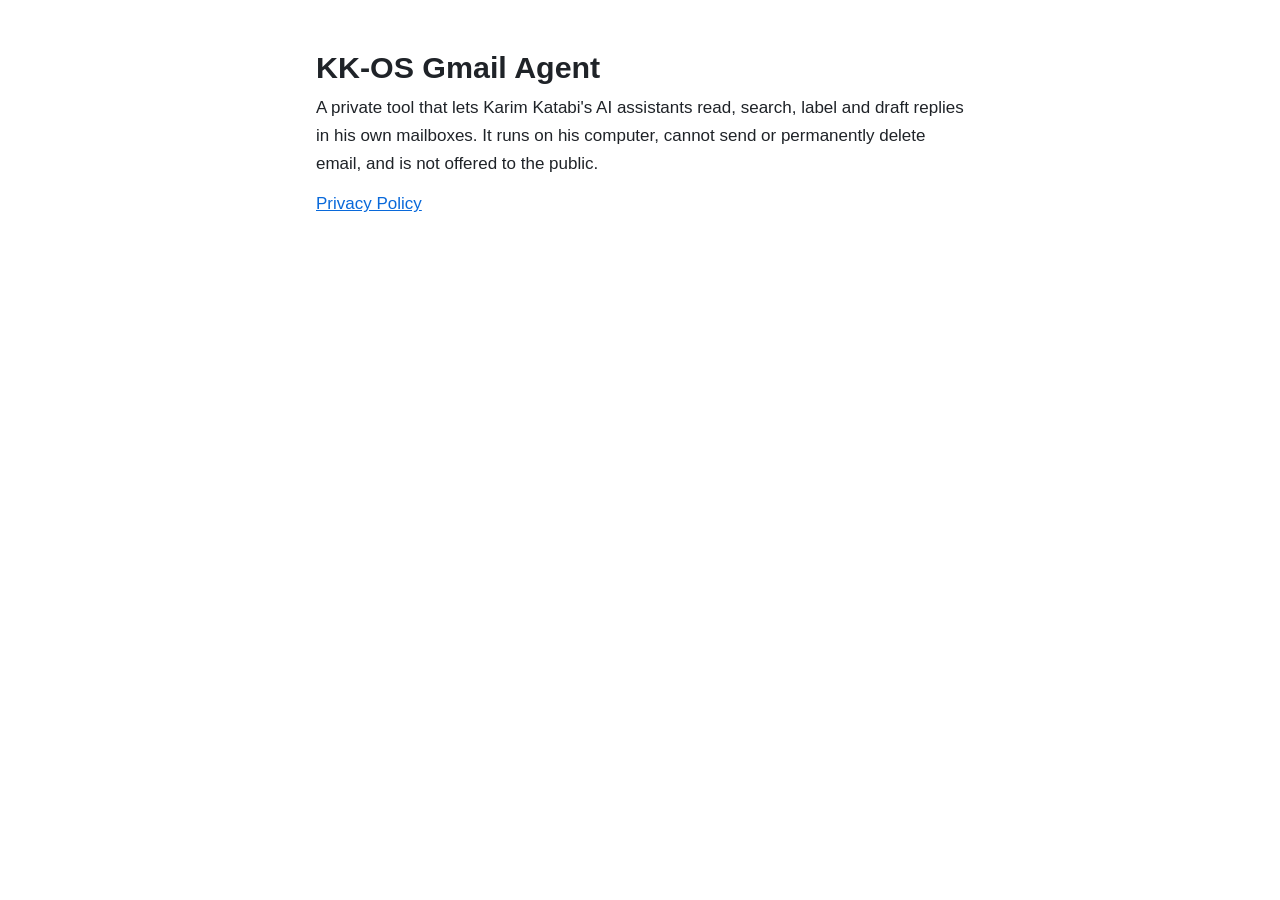
<file: index.html>
<!doctype html>
<!--
  الصفحة الرئيسية لأداة البريد KK-OS Gmail Agent.
  يطلب Google رابط صفحة رئيسية قبل نشر التطبيق، وهذه هي، وفيها رابط سياسة الخصوصية.
  لو غابت لرفض Google نشر التطبيق.
-->
<html lang="en">
<head>
<meta charset="utf-8">
<meta name="viewport" content="width=device-width, initial-scale=1">
<title>KK-OS Gmail Agent</title>
<link rel="stylesheet" href="style.css">
</head>
<body>
<main>
<h1>KK-OS Gmail Agent</h1>
<p>A private tool that lets Karim Katabi's AI assistants read, search, label and draft replies in his own mailboxes. It runs on his computer, cannot send or permanently delete email, and is not offered to the public.</p>
<p><a href="privacy.html">Privacy Policy</a></p>
</main>
</body>
</html>
</file>
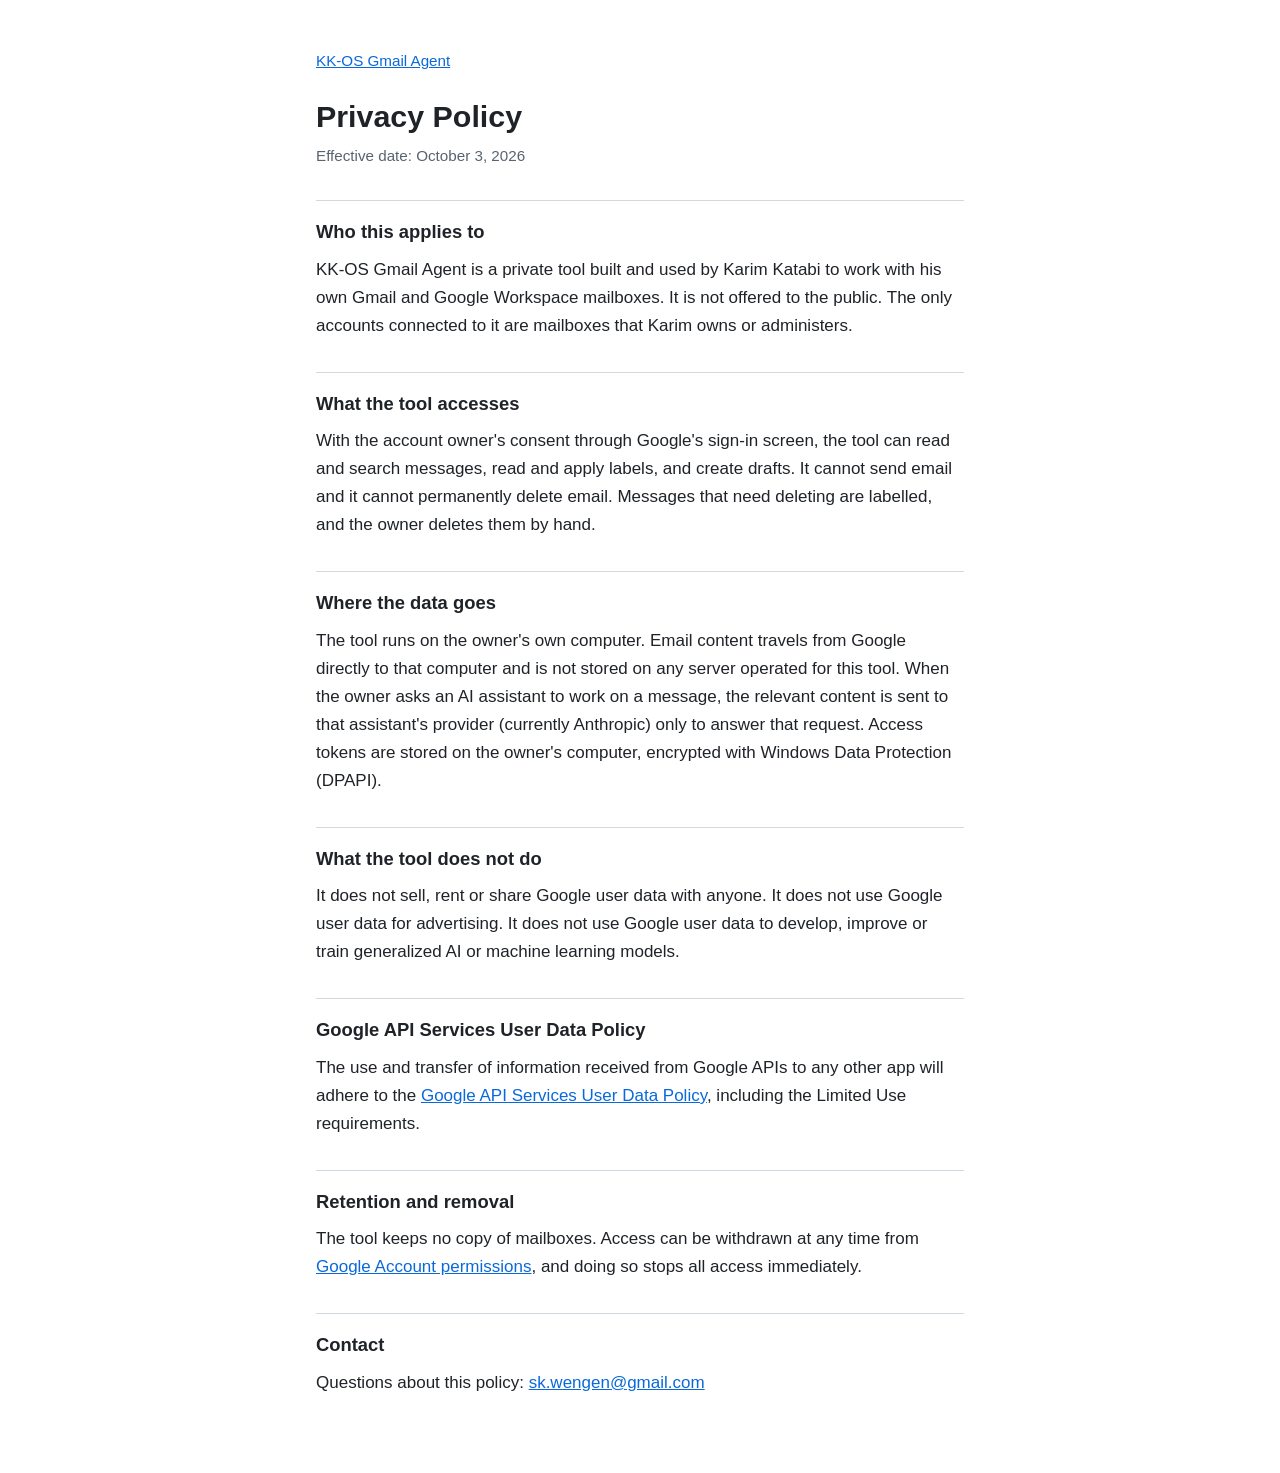
<file: privacy.html>
<!doctype html>
<!--
  صفحة سياسة الخصوصية لأداة البريد KK-OS Gmail Agent.
  يطلبها Google قبل نشر التطبيق، ورابطها مكتوب في صفحة Branding في Google Cloud.
  تُنشر على GitHub Pages، ولو غابت لرفض Google نشر التطبيق وانتهى ربط الحسابات كل سبعة أيام.
-->
<html lang="en">
<head>
<meta charset="utf-8">
<meta name="viewport" content="width=device-width, initial-scale=1">
<title>KK-OS Privacy Policy</title>
<link rel="stylesheet" href="style.css">
</head>
<body>
<main>
<p class="nav"><a href="./">KK-OS Gmail Agent</a></p>
<h1>Privacy Policy</h1>
<p class="meta">Effective date: October 3, 2026</p>

<h2>Who this applies to</h2>
<p>KK-OS Gmail Agent is a private tool built and used by Karim Katabi to work with his own Gmail and Google Workspace mailboxes. It is not offered to the public. The only accounts connected to it are mailboxes that Karim owns or administers.</p>

<h2>What the tool accesses</h2>
<p>With the account owner's consent through Google's sign-in screen, the tool can read and search messages, read and apply labels, and create drafts. It cannot send email and it cannot permanently delete email. Messages that need deleting are labelled, and the owner deletes them by hand.</p>

<h2>Where the data goes</h2>
<p>The tool runs on the owner's own computer. Email content travels from Google directly to that computer and is not stored on any server operated for this tool. When the owner asks an AI assistant to work on a message, the relevant content is sent to that assistant's provider (currently Anthropic) only to answer that request. Access tokens are stored on the owner's computer, encrypted with Windows Data Protection (DPAPI).</p>

<h2>What the tool does not do</h2>
<p>It does not sell, rent or share Google user data with anyone. It does not use Google user data for advertising. It does not use Google user data to develop, improve or train generalized AI or machine learning models.</p>

<h2>Google API Services User Data Policy</h2>
<p>The use and transfer of information received from Google APIs to any other app will adhere to the <a href="https://developers.google.com/terms/api-services-user-data-policy">Google API Services User Data Policy</a>, including the Limited Use requirements.</p>

<h2>Retention and removal</h2>
<p>The tool keeps no copy of mailboxes. Access can be withdrawn at any time from <a href="https://myaccount.google.com/permissions">Google Account permissions</a>, and doing so stops all access immediately.</p>

<h2>Contact</h2>
<p>Questions about this policy: <a href="mailto:sk.wengen@gmail.com">sk.wengen@gmail.com</a></p>
</main>
</body>
</html>
</file>
<file: style.css>
/*
  تنسيق صفحتي أداة البريد: خط مقروء، وعرض مريح على الجوال والكمبيوتر، ووضع ليلي تلقائي.
  لو غاب الملف ظهرت الصفحتان بلا تنسيق، والمحتوى سليم.
*/
:root {
  --bg: #ffffff;
  --text: #1f2328;
  --muted: #59636e;
  --link: #0969da;
  --rule: #d1d9e0;
}
@media (prefers-color-scheme: dark) {
  :root {
    --bg: #0d1117;
    --text: #e6edf3;
    --muted: #9198a1;
    --link: #4493f8;
    --rule: #3d444d;
  }
}
* { box-sizing: border-box; }
body {
  margin: 0;
  background: var(--bg);
  color: var(--text);
  font: 17px/1.65 -apple-system, "Segoe UI", Roboto, Helvetica, Arial, sans-serif;
}
main { max-width: 680px; margin: 0 auto; padding: 48px 16px 64px; }
h1 { font-size: 1.9rem; line-height: 1.25; margin: 0 0 8px; }
h2 { font-size: 1.15rem; margin: 32px 0 8px; padding-top: 16px; border-top: 1px solid var(--rule); }
p { margin: 0 0 12px; }
a { color: var(--link); }
.meta, .nav { color: var(--muted); font-size: 0.95rem; }
.nav { margin-bottom: 24px; }
</file>
